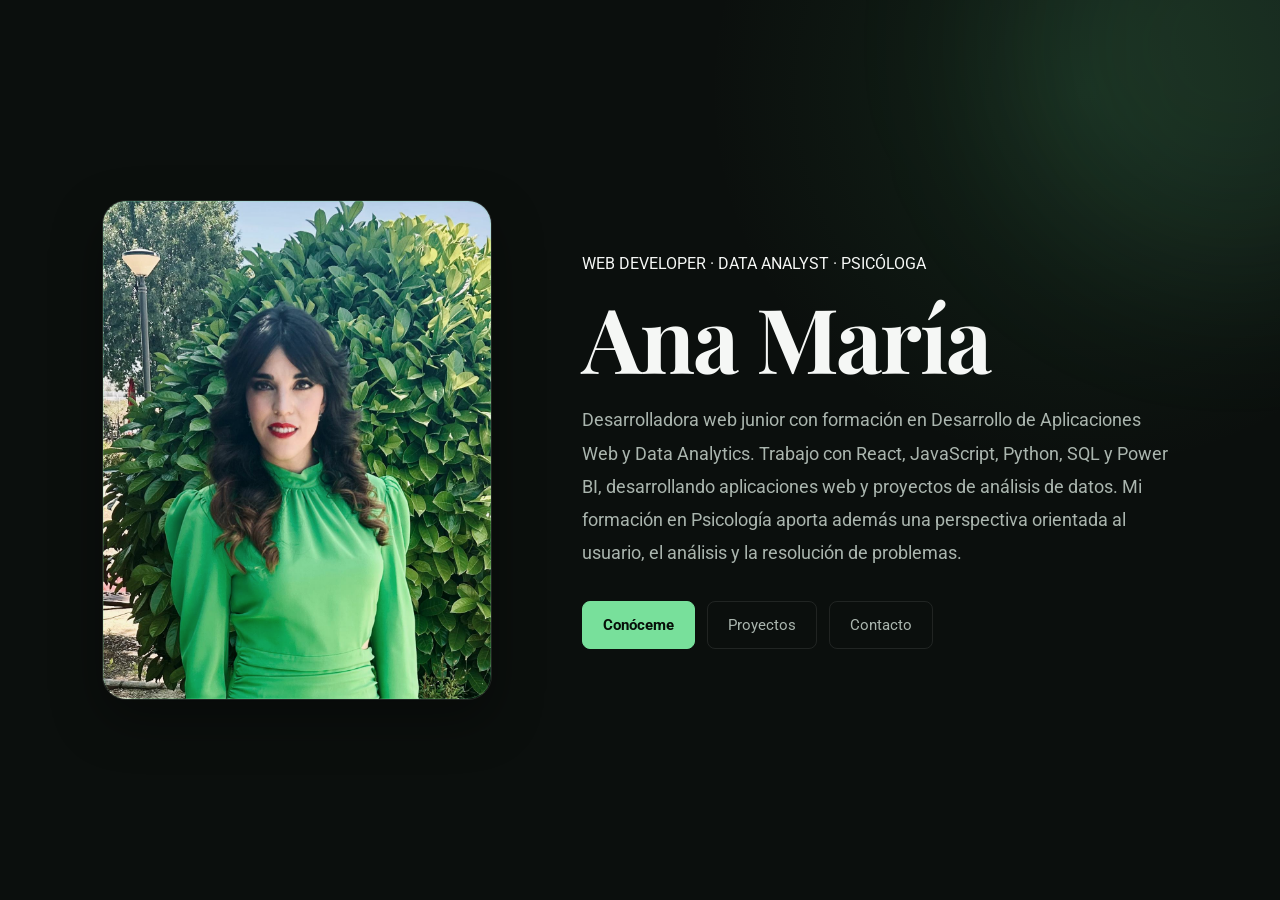
<file: index.html>
<!DOCTYPE html>
<html lang="es">

<head>
  <meta charset="UTF-8" />
  <meta name="viewport" content="width=device-width, initial-scale=1.0" />

  <title>Portfolio | Ana María Gutiérrez</title>

  <link rel="preconnect" href="https://fonts.googleapis.com" />

  <link
    href="https://fonts.googleapis.com/css2?family=Roboto:wght@400;700&family=Playfair+Display:wght@700&display=swap"
    rel="stylesheet"
  />

  <link
    rel="stylesheet"
    href="https://cdnjs.cloudflare.com/ajax/libs/font-awesome/6.5.0/css/all.min.css"
  />

  <link rel="stylesheet" href="css/style.css" />
</head>

<body>

  <section class="section home">

    <header>

      <div class="sub-header">

        <div class="img-wrapper">
          <img
            src="img/yo.jpeg"
            class="Ana-Maria"
            alt="Ana María Gutiérrez"
          />
        </div>

        <div class="header-text">
          WEB DEVELOPER · DATA ANALYST · PSICÓLOGA
          <span class="professional-profile">
          
          </span>

          <h1>Ana María</h1>

          <p>
            <p>
               Desarrolladora web junior con formación en Desarrollo de Aplicaciones
               Web y Data Analytics. Trabajo con React, JavaScript, Python, SQL y
               Power BI, desarrollando aplicaciones web y proyectos de análisis de
               datos. Mi formación en Psicología aporta además una perspectiva
               orientada al usuario, el análisis y la resolución de problemas.
   
          </p>

          <div class="header-buttons">

            <a href="about.html" class="nav-button">
              Conóceme
            </a>

            <a href="projects.html" class="nav-button">
              Proyectos
            </a>

            <a href="contact.html" class="nav-button">
              Contacto
            </a>

          </div>

        </div>

      </div>

    </header>

  </section>

</body>

</html>
</file>
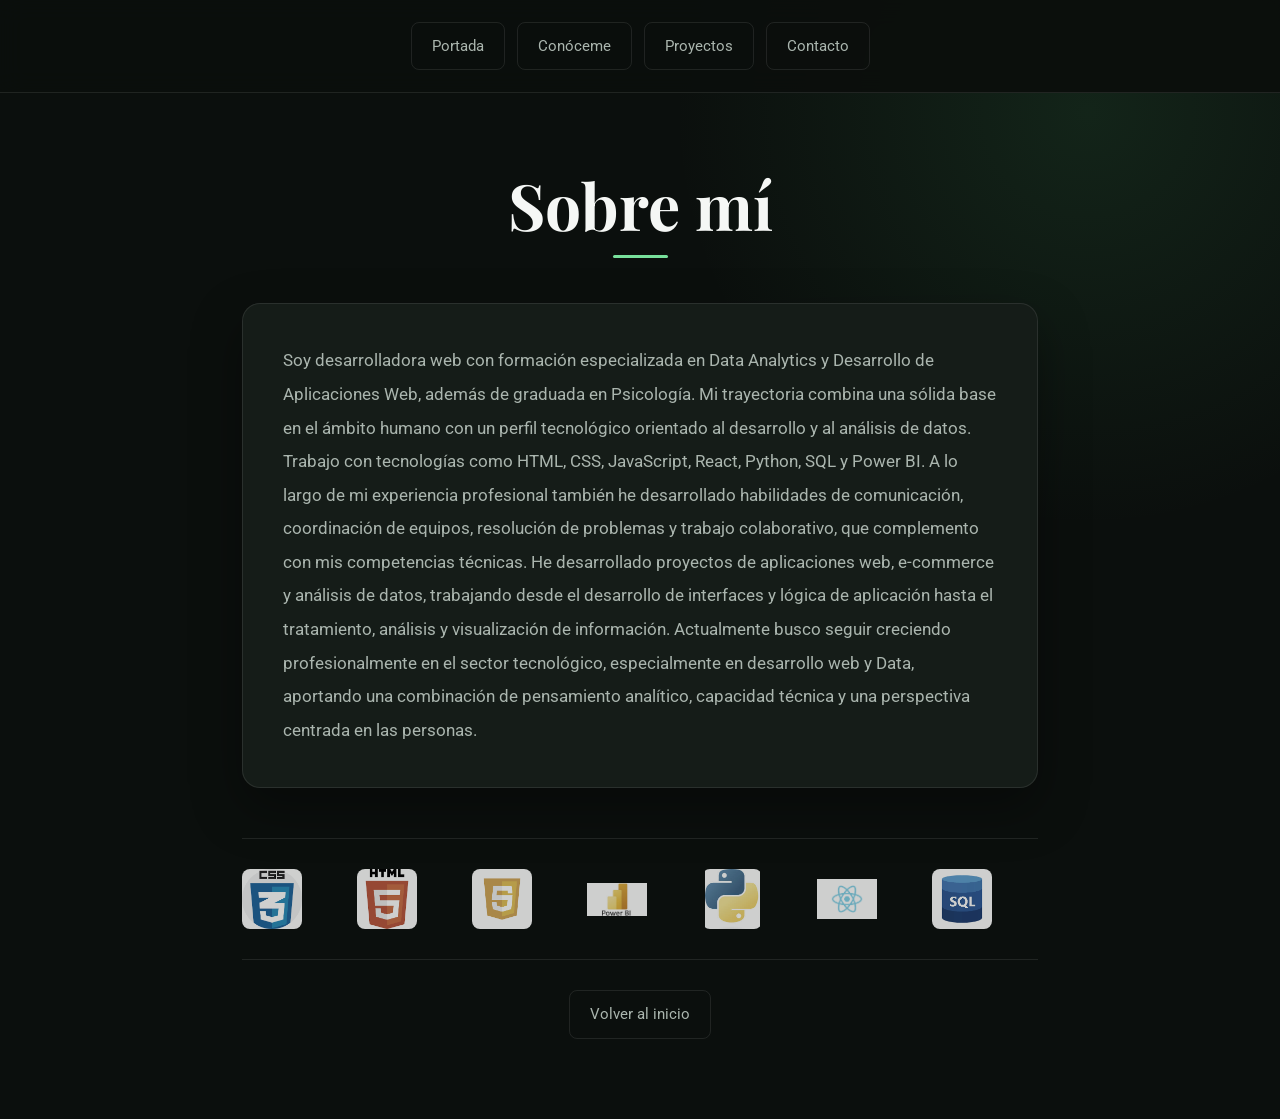
<file: about.html>
<!DOCTYPE html>
<html lang="es">

<head>
  <meta charset="UTF-8" />
  <meta name="viewport" content="width=device-width, initial-scale=1.0" />

  <link rel="preconnect" href="https://fonts.googleapis.com" />

  <link
    href="https://fonts.googleapis.com/css2?family=Roboto:wght@400;700&family=Playfair+Display:wght@700&display=swap"
    rel="stylesheet"
  />

  <link
    rel="stylesheet"
    href="https://cdnjs.cloudflare.com/ajax/libs/font-awesome/6.5.0/css/all.min.css"
  />

  <link rel="stylesheet" href="css/style.css" />

  <title>Sobre mí | Ana María Gutiérrez</title>
</head>

<body>

  <header class="main-header">
    <div class="header-buttons">
      <a href="index.html" class="nav-button">Portada</a>
      <a href="about.html" class="nav-button">Conóceme</a>
      <a href="projects.html" class="nav-button">Proyectos</a>
      <a href="contact.html" class="nav-button">Contacto</a>
    </div>
  </header>


  <section class="section personal-information">

    <h2>Sobre mí</h2>

    <p>
      Soy desarrolladora web con formación especializada en Data Analytics y Desarrollo de Aplicaciones Web,
      además de graduada en Psicología.

      Mi trayectoria combina una sólida base en el ámbito humano con un perfil
      tecnológico orientado al desarrollo y al análisis de datos. Trabajo con
      tecnologías como HTML, CSS, JavaScript, React, Python, SQL y Power BI.

      A lo largo de mi experiencia profesional también he desarrollado
      habilidades de comunicación, coordinación de equipos, resolución de
      problemas y trabajo colaborativo, que complemento con mis competencias
      técnicas.

      He desarrollado proyectos de aplicaciones web, e-commerce y análisis de
      datos, trabajando desde el desarrollo de interfaces y lógica de aplicación
      hasta el tratamiento, análisis y visualización de información.

      Actualmente busco seguir creciendo profesionalmente en el sector
      tecnológico, especialmente en desarrollo web y Data, aportando una
      combinación de pensamiento analítico, capacidad técnica y una perspectiva
      centrada en las personas.
    </p>


    <div class="lenguage">

      <div class="scroll">

        <img src="img/css.png" class="css" alt="CSS" />
        <img src="img/html.png" class="html" alt="HTML" />
        <img
          src="img/javascript.png"
          class="java-scrpit"
          alt="JavaScript"
        />
        <img src="img/powerbi.jpg" class="powerbi" alt="Power BI" />
        <img src="img/python.jpg" class="python" alt="Python" />
        <img src="img/react.png" class="react" alt="React" />
        <img src="img/sql.png" class="sql" alt="SQL" />


        <!-- Repetición para mantener el efecto de scroll infinito -->

        <img src="img/css.png" class="css" alt="CSS" />
        <img src="img/html.png" class="html" alt="HTML" />
        <img
          src="img/javascript.png"
          class="java-scrpit"
          alt="JavaScript"
        />
        <img src="img/powerbi.jpg" class="powerbi" alt="Power BI" />
        <img src="img/python.jpg" class="python" alt="Python" />
        <img src="img/react.png" class="react" alt="React" />
        <img src="img/sql.png" class="sql" alt="SQL" />

      </div>

    </div>


    <div class="header-buttons">
      <a href="index.html" class="nav-button">
        Volver al inicio
      </a>
    </div>

  </section>

</body>

</html>
</file>
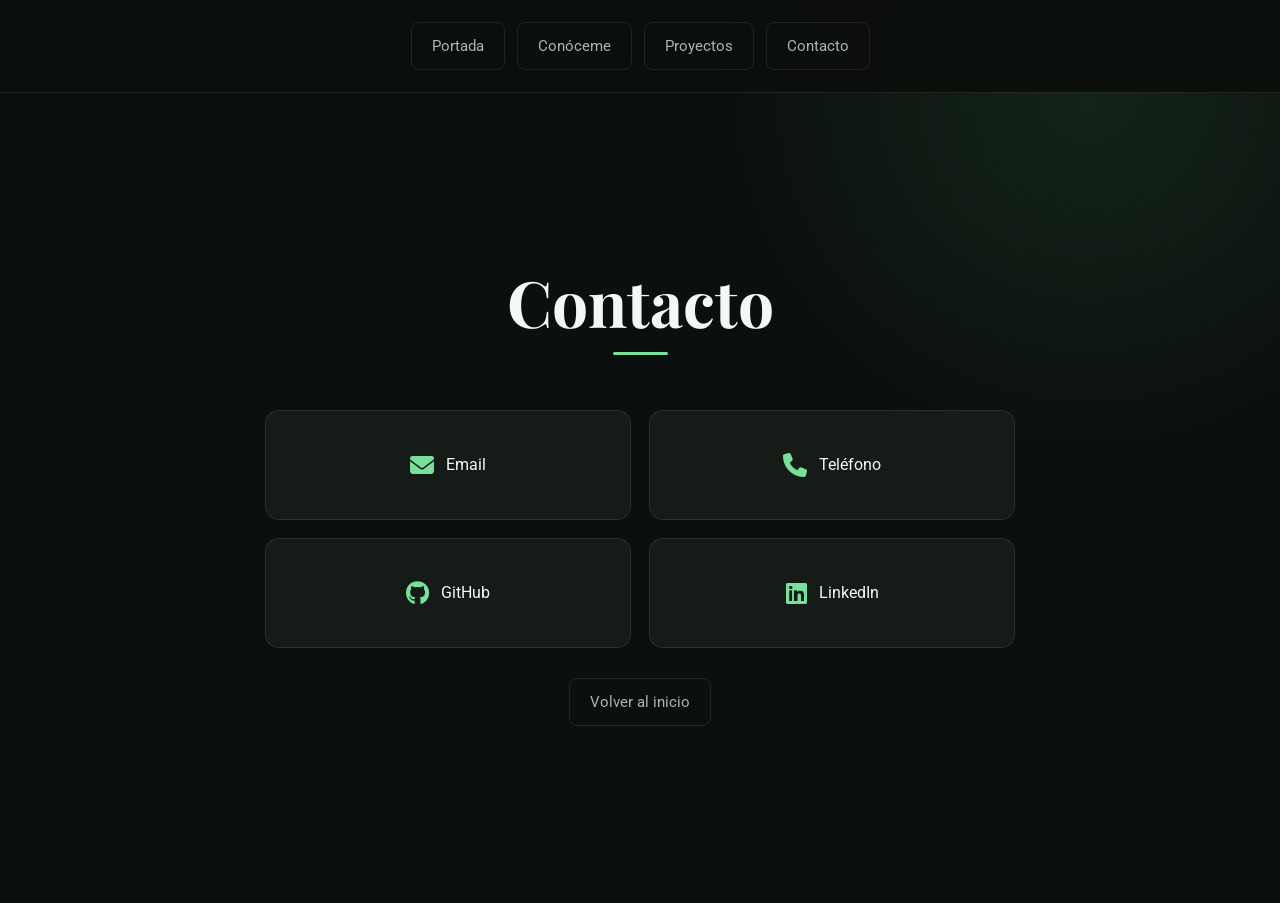
<file: contact.html>
<!DOCTYPE html>
<html lang="es">

<head>
  <meta charset="UTF-8">
  <meta name="viewport" content="width=device-width, initial-scale=1.0">

  <link rel="preconnect" href="https://fonts.googleapis.com">

  <link
    href="https://fonts.googleapis.com/css2?family=Roboto:wght@400;700&family=Playfair+Display:wght@700&display=swap"
    rel="stylesheet"
  >

  <link
    rel="stylesheet"
    href="https://cdnjs.cloudflare.com/ajax/libs/font-awesome/6.5.0/css/all.min.css"
  >

  <link rel="stylesheet" href="css/style.css">

  <title>Contacto | Ana María Gutiérrez</title>
</head>

<body>

  <header class="main-header">
    <div class="header-buttons">
      <a href="index.html" class="nav-button">Portada</a>
      <a href="about.html" class="nav-button">Conóceme</a>
      <a href="projects.html" class="nav-button">Proyectos</a>
      <a href="contact.html" class="nav-button">Contacto</a>
    </div>
  </header>

  <section class="section contact">

    <h2>Contacto</h2>

    <div class="contacts-links">

      <a href="mailto:msalomeam@hotmail.com">
        <i class="fas fa-envelope"></i>
        Email
      </a>

      <a href="tel:+34619916364">
        <i class="fas fa-phone"></i>
        Teléfono
      </a>

      <a
        href="https://github.com/agd00007"
        target="_blank"
        rel="noopener noreferrer"
      >
        <i class="fab fa-github"></i>
        GitHub
      </a>

      <a
        href="https://www.linkedin.com/in/anamaria-gutierrezdiaz/"
        target="_blank"
        rel="noopener noreferrer"
      >
        <i class="fab fa-linkedin"></i>
        LinkedIn
      </a>

    </div>

    <div class="header-buttons">
      <a href="index.html" class="nav-button">
        Volver al inicio
      </a>
    </div>

  </section>

</body>

</html>
</file>
<file: css/style.css>
/* ================================
   GENERAL
================================ */

* {
  margin: 0;
  padding: 0;
  box-sizing: border-box;
}

:root {
  --background: #0b0f0d;
  --background-soft: #111713;
  --card: #151c18;

  --text: #f5f7f5;
  --text-soft: #aab5ae;

  --green: #78e09b;
  --green-dark: #46b86c;

  --border: rgba(255, 255, 255, 0.09);

  --shadow: 0 20px 50px rgba(0, 0, 0, 0.35);
}

html {
  scroll-behavior: smooth;
}

body {
  font-family: "Roboto", sans-serif;

  background:
    radial-gradient(
      circle at 85% 10%,
      rgba(76, 190, 112, 0.12),
      transparent 28%
    ),
    var(--background);

  color: var(--text);

  line-height: 1.6;
}


/* ================================
   GENERAL SECTIONS
================================ */

.section {
  width: 100%;
  min-height: 100vh;

  padding: 80px 8%;
}


/* ================================
   NAVIGATION
================================ */

.main-header {
  width: 100%;

  padding: 22px 8%;

  background: rgba(11, 15, 13, 0.92);

  backdrop-filter: blur(12px);

  border-bottom: 1px solid var(--border);

  position: sticky;

  top: 0;

  z-index: 100;
}

.header-buttons {
  display: flex;

  justify-content: center;
  align-items: center;

  flex-wrap: wrap;

  gap: 12px;

  margin-top: 30px;
}

.main-header .header-buttons {
  margin-top: 0;
}

.nav-button {
  display: inline-flex;

  align-items: center;
  justify-content: center;

  padding: 11px 20px;

  border: 1px solid var(--border);

  border-radius: 8px;

  background: transparent;

  color: var(--text-soft);

  font-size: 0.95rem;

  text-decoration: none;

  transition:
    color 0.2s ease,
    background 0.2s ease,
    border-color 0.2s ease,
    transform 0.2s ease;
}

.nav-button:hover {
  color: #08100b;

  background: var(--green);

  border-color: var(--green);

  transform: translateY(-2px);
}

.nav-button:focus {
  outline: 3px solid rgba(120, 224, 155, 0.25);
}


/* ================================
   HOME / HERO
================================ */

.home {
  display: flex;

  align-items: center;

  position: relative;

  overflow: hidden;
}

.home::before {
  content: "";

  position: absolute;

  width: 450px;
  height: 450px;

  right: -180px;
  top: -180px;

  background: rgba(120, 224, 155, 0.10);

  filter: blur(80px);

  border-radius: 50%;

  pointer-events: none;
}

.sub-header {
  width: 100%;
  max-width: 1250px;

  min-height: 75vh;

  margin: auto;

  display: grid;

  grid-template-columns: 400px 1fr;

  align-items: center;

  gap: 80px;
}


/* ================================
   PROFILE IMAGE
================================ */

.img-wrapper {
  width: 100%;
  max-width: 390px;

  height: 500px;

  border-radius: 24px;

  overflow: hidden;

  position: relative;

  border: 1px solid var(--border);

  box-shadow: var(--shadow);
}

.img-wrapper::before {
  content: "";

  position: absolute;

  inset: 0;

  border: 1px solid rgba(120, 224, 155, 0.22);

  border-radius: 24px;

  z-index: 2;

  pointer-events: none;
}

.img-wrapper::after {
  display: none;
}

.img-wrapper img {
  width: 100%;
  height: 100%;

  object-fit: cover;

  filter: saturate(0.85) contrast(1.03);
}


/* ================================
   HERO TEXT
================================ */

.header-text {
  display: flex;

  flex-direction: column;

  align-items: flex-start;

  justify-content: center;
}

.professional-profile {
  display: block;

  margin-bottom: 18px;

  color: var(--green);

  font-size: 0.85rem;

  font-weight: 700;

  letter-spacing: 1.5px;

  text-transform: uppercase;
}

.sub-header h1 {
  width: auto;

  margin-bottom: 24px;

  font-family: "Playfair Display", serif;

  font-size: clamp(3.5rem, 7vw, 6rem);

  line-height: 0.95;

  letter-spacing: -2px;

  color: var(--text);

  text-align: left;
}

.sub-header p {
  max-width: 700px;

  font-family: "Roboto", sans-serif;

  font-size: 1.15rem;

  line-height: 1.8;

  color: var(--text-soft);

  text-align: left;
}

.header-text .header-buttons {
  justify-content: flex-start;

  margin-top: 32px;
}

.header-text .nav-button:first-child {
  background: var(--green);

  color: #071009;

  border-color: var(--green);

  font-weight: 700;
}

.header-text .nav-button:first-child:hover {
  background: var(--green-dark);

  border-color: var(--green-dark);
}


/* ================================
   SECTION TITLES
================================ */

.personal-information h2,
.projects h2,
.contact h2 {
  margin-bottom: 45px;

  font-family: "Playfair Display", serif;

  font-size: clamp(2.7rem, 5vw, 4.5rem);

  line-height: 1;

  color: var(--text);

  text-align: center;
}

.personal-information h2::after,
.projects h2::after,
.contact h2::after {
  content: "";

  display: block;

  width: 55px;
  height: 3px;

  margin: 18px auto 0;

  border-radius: 10px;

  background: var(--green);
}


/* ================================
   ABOUT
================================ */

.personal-information {
  width: 100%;

  max-width: 1000px;

  margin: auto;
}

.personal-information p {
  display: block;

  padding: 40px;

  border: 1px solid var(--border);

  border-radius: 18px;

  background: var(--card);

  box-shadow: var(--shadow);

  color: var(--text-soft);

  font-size: 1.05rem;

  line-height: 2;

  text-align: left;
}


/* ================================
   TECHNOLOGIES
================================ */

.lenguage {
  width: 100%;

  overflow: hidden;

  margin-top: 50px;

  padding: 30px 0;

  border-top: 1px solid var(--border);

  border-bottom: 1px solid var(--border);
}

.scroll {
  display: flex;

  align-items: center;

  width: max-content;

  gap: 55px;

  animation: scroll 28s linear infinite;
}

.scroll img {
  width: 60px;
  height: 60px;

  flex-shrink: 0;

  object-fit: contain;

  border-radius: 8px;

  filter: grayscale(35%);

  opacity: 0.8;

  transition:
    filter 0.2s ease,
    opacity 0.2s ease,
    transform 0.2s ease;
}

.scroll img:hover {
  filter: grayscale(0%);

  opacity: 1;

  transform: scale(1.12);
}

@keyframes scroll {

  from {
    transform: translateX(0);
  }

  to {
    transform: translateX(-50%);
  }
}


/* ================================
   PROJECTS
================================ */

.projects {
  max-width: 1350px;

  margin: auto;
}

.cards {
  display: grid;

  grid-template-columns: repeat(2, minmax(0, 1fr));

  gap: 30px;

  margin-top: 55px;
}

.card-game,
.card-porfolio,
.card-web,
.card-powerbi {
  overflow: hidden;

  position: relative;

  border: 1px solid var(--border);

  border-radius: 18px;

  background: var(--card);

  box-shadow: var(--shadow);

  transition:
    transform 0.25s ease,
    border-color 0.25s ease,
    box-shadow 0.25s ease;
}

.card-game:hover,
.card-porfolio:hover,
.card-web:hover,
.card-powerbi:hover {
  transform: translateY(-7px);

  border-color: rgba(120, 224, 155, 0.4);

  box-shadow:
    0 25px 55px rgba(0, 0, 0, 0.45),
    0 0 25px rgba(120, 224, 155, 0.05);
}

.projects img {
  width: 100%;

  height: 250px;

  margin: 0;

  border-radius: 0;

  object-fit: cover;

  opacity: 0.85;

  transition:
    opacity 0.25s ease,
    transform 0.4s ease;
}

.card-game:hover img,
.card-porfolio:hover img,
.card-web:hover img,
.card-powerbi:hover img {
  opacity: 1;

  transform: scale(1.02);
}


/* ================================
   PROJECT INFORMATION
================================ */

.information-game,
.information-porfolio,
.information-web,
.information-powerbi {
  padding: 30px;
}

.card-game i,
.card-porfolio i,
.card-web i,
.card-powerbi i {
  display: inline-flex;

  align-items: center;
  justify-content: center;

  width: 42px;
  height: 42px;

  margin-bottom: 18px;

  border-radius: 10px;

  background: rgba(120, 224, 155, 0.10);

  color: var(--green);

  font-size: 1.3rem;
}

.information-game h3,
.information-porfolio h3,
.information-web h3,
.information-powerbi h3 {
  margin-bottom: 12px;

  font-family: "Playfair Display", serif;

  font-size: 1.7rem;

  color: var(--text);

  text-align: left;
}

.information-game p,
.information-porfolio p,
.information-web p,
.information-powerbi p {
  min-height: 75px;

  margin-bottom: 22px;

  color: var(--text-soft);

  font-size: 1rem;

  line-height: 1.7;
}


/* ================================
   PROJECT LINKS
================================ */

.project-links {
  display: flex;

  flex-wrap: wrap;

  gap: 12px;

  margin-top: 20px;
}

.project-links a {
  display: inline-flex;

  align-items: center;
  justify-content: center;

  gap: 8px;

  padding: 11px 18px;

  border: 1px solid var(--green);

  border-radius: 8px;

  background: transparent;

  color: var(--green);

  font-size: 0.95rem;

  font-weight: 600;

  text-decoration: none;

  transition:
    background 0.2s ease,
    color 0.2s ease,
    transform 0.2s ease;
}

.project-links a i {
  width: auto;
  height: auto;

  margin: 0;

  padding: 0;

  background: transparent;

  color: inherit;

  font-size: 1rem;
}

.project-links a:hover {
  background: var(--green);

  color: #071009;

  transform: translateY(-2px);
}


/* ================================
   CONTACT
================================ */

.contact {
  display: flex;

  flex-direction: column;

  align-items: center;
  justify-content: center;

  min-height: calc(100vh - 90px);

  text-align: center;
}

.contacts-links {
  width: 100%;

  max-width: 750px;

  display: grid;

  grid-template-columns: repeat(2, 1fr);

  gap: 18px;

  margin-top: 10px;
}

.contacts-links a {
  min-height: 110px;

  display: flex;

  align-items: center;
  justify-content: center;

  gap: 12px;

  padding: 25px;

  border: 1px solid var(--border);

  border-radius: 14px;

  background: var(--card);

  color: var(--text);

  font-size: 1rem;

  text-decoration: none;

  transition:
    border-color 0.2s ease,
    transform 0.2s ease,
    color 0.2s ease;
}

.contacts-links a i {
  color: var(--green);

  font-size: 1.5rem;
}

.contacts-links a:hover {
  border-color: var(--green);

  color: var(--green);

  transform: translateY(-4px);
}


/* ================================
   RESPONSIVE - TABLET
================================ */

@media (max-width: 950px) {

  .section {
    padding: 60px 6%;
  }

  .sub-header {
    grid-template-columns: 1fr;

    gap: 45px;

    padding-top: 30px;
  }

  .img-wrapper {
    max-width: 330px;

    height: 420px;

    margin: auto;
  }

  .header-text {
    align-items: center;
  }

  .professional-profile {
    text-align: center;
  }

  .sub-header h1,
  .sub-header p {
    text-align: center;
  }

  .header-text .header-buttons {
    justify-content: center;
  }

  .cards {
    grid-template-columns: 1fr;
  }

  .projects img {
    height: 230px;
  }
}


/* ================================
   RESPONSIVE - MOBILE
================================ */

@media (max-width: 650px) {

  .section {
    padding: 45px 20px;
  }

  .main-header {
    padding: 14px 18px;
  }

  .main-header .header-buttons {
    gap: 7px;
  }

  .nav-button {
    padding: 9px 12px;

    font-size: 0.82rem;
  }

  .img-wrapper {
    max-width: 270px;

    height: 350px;
  }

  .professional-profile {
    font-size: 0.72rem;

    letter-spacing: 1px;
  }

  .sub-header h1 {
    font-size: 3.2rem;
  }

  .sub-header p {
    font-size: 1rem;
  }

  .personal-information p {
    padding: 26px;

    font-size: 1rem;

    line-height: 1.8;
  }

  .scroll {
    gap: 30px;
  }

  .scroll img {
    width: 48px;
    height: 48px;
  }

  .contacts-links {
    grid-template-columns: 1fr;
  }

  .project-links {
    flex-direction: column;
  }

  .project-links a {
    width: 100%;
  }
}
</file>
